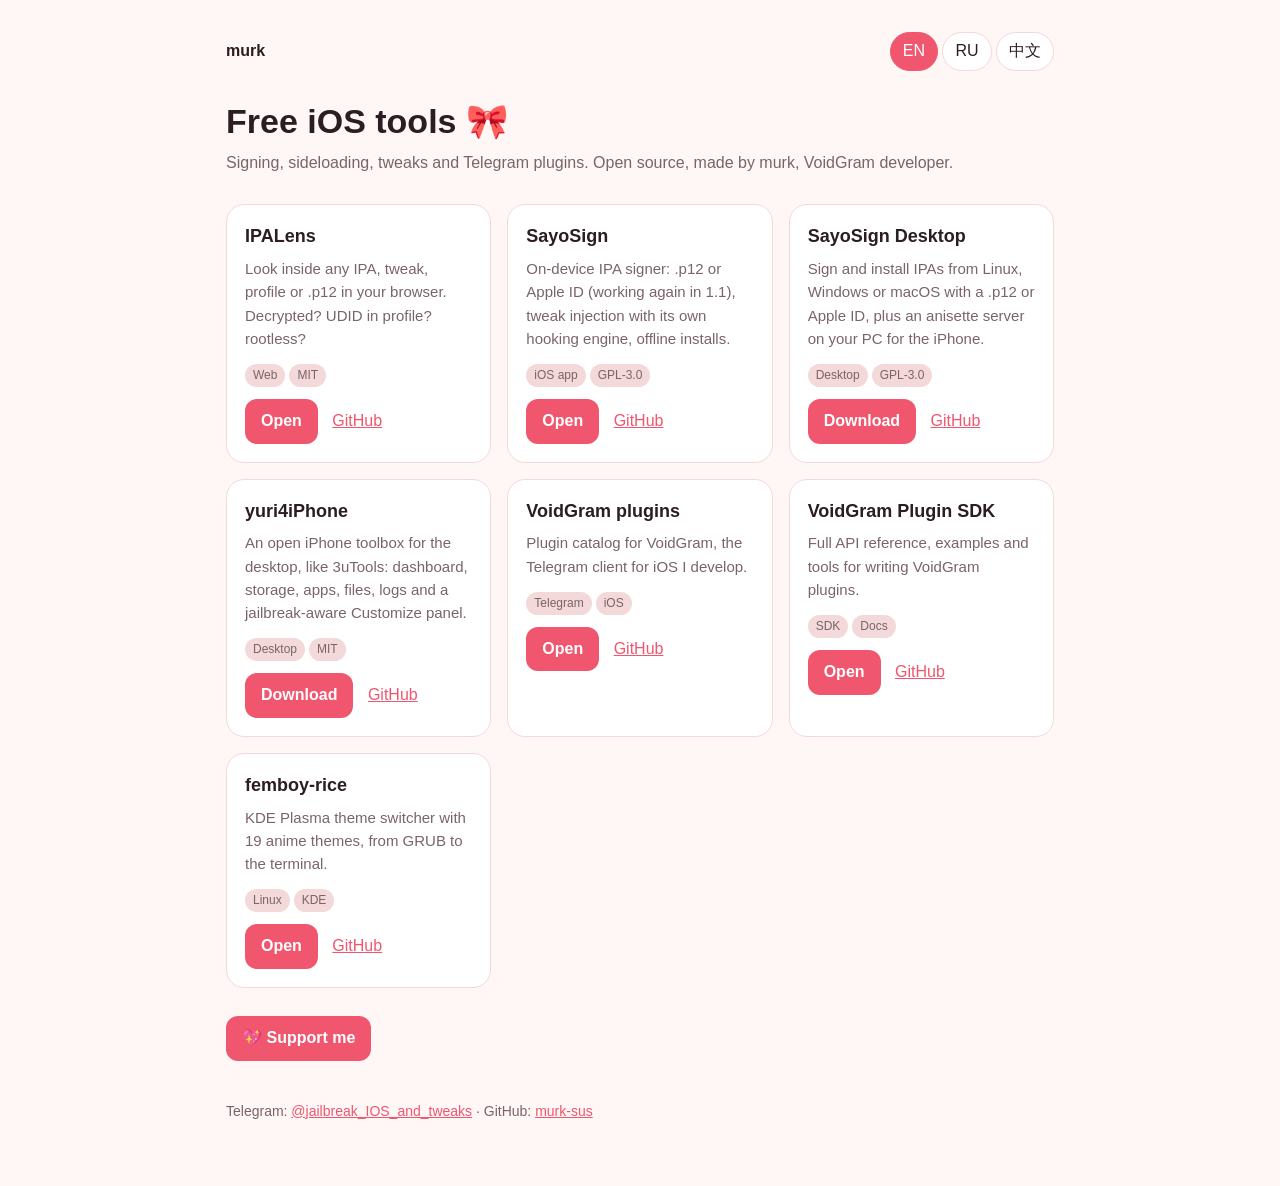
<file: index.html>
<!doctype html>
<html lang="en">
<head>
<meta charset="utf-8">
<meta name="viewport" content="width=device-width, initial-scale=1">
<title>murk</title>
<meta name="description" content="murk — free and open-source iOS tools: IPALens, SayoSign, VoidGram plugins.">
<link rel="stylesheet" href="style.css">
</head>
<body>
<main>
  <header>
    <strong>murk</strong>
    <div class="langs"><button data-set="en">EN</button> <button data-set="ru">RU</button> <button data-set="zh">中文</button></div>
  </header>
  <h1><span data-l="en">Free iOS tools 🎀</span><span data-l="ru">Бесплатные iOS-инструменты 🎀</span><span data-l="zh">免费 iOS 工具 🎀</span></h1>
  <p class="sub">
    <span data-l="en">Signing, sideloading, tweaks and Telegram plugins. Open source, made by murk, VoidGram developer.</span>
    <span data-l="ru">Подпись, сайдлоад, твики и плагины для Telegram. Открытый код. Автор — murk, разработчик VoidGram.</span>
    <span data-l="zh">签名、侧载、插件和 Telegram 扩展。开源，由 VoidGram 开发者 murk 制作。</span>
  </p>
  <div class="grid">
    <div class="card">
      <h3>IPALens</h3>
      <p><span data-l="en">Look inside any IPA, tweak, profile or .p12 in your browser. Decrypted? UDID in profile? rootless?</span><span data-l="ru">Загляни внутрь IPA, твика, профиля или .p12 прямо в браузере. Расшифрован? UDID в профиле? rootless?</span><span data-l="zh">在浏览器中查看 IPA、插件、描述文件或 .p12：是否解密？UDID 在描述文件里吗？rootless？</span></p>
      <p><span class="tag">Web</span><span class="tag">MIT</span></p>
      <a class="btn" href="https://murk-sus.github.io/IPALens/"><span data-l="en">Open</span><span data-l="ru">Открыть</span><span data-l="zh">打开</span></a>
      <a href="https://github.com/murk-sus/IPALens" style="margin-left:10px">GitHub</a>
    </div>
    <div class="card">
      <h3>SayoSign</h3>
      <p><span data-l="en">On-device IPA signer: .p12 or Apple ID (working again in 1.1), tweak injection with its own hooking engine, offline installs.</span><span data-l="ru">Подпись IPA прямо на iPhone: .p12 или Apple ID, инжект твиков своим движком хуков, установка без ПК.</span><span data-l="zh">设备端 IPA 签名：.p12 或 Apple ID，自研 Hook 引擎注入插件，离线安装。</span></p>
      <p><span class="tag">iOS app</span><span class="tag">GPL-3.0</span></p>
      <a class="btn" href="https://murk-sus.github.io/SayoSign/"><span data-l="en">Open</span><span data-l="ru">Открыть</span><span data-l="zh">打开</span></a>
      <a href="https://github.com/murk-sus/SayoSign" style="margin-left:10px">GitHub</a>
    </div>
    <div class="card">
      <h3>SayoSign Desktop</h3>
      <p><span data-l="en">Sign and install IPAs from Linux, Windows or macOS with a .p12 or Apple ID, plus an anisette server on your PC for the iPhone.</span><span data-l="ru">Подпись и установка IPA с Linux, Windows и macOS через .p12 или Apple ID, плюс anisette-сервер на ПК для айфона.</span><span data-l="zh">在 Linux、Windows、macOS 上用 .p12 或 Apple ID 签名安装 IPA，并在电脑上为 iPhone 运行 Anisette 服务器。</span></p>
      <p><span class="tag">Desktop</span><span class="tag">GPL-3.0</span></p>
      <a class="btn" href="https://github.com/murk-sus/SayoSign-Desktop/releases/latest"><span data-l="en">Download</span><span data-l="ru">Скачать</span><span data-l="zh">下载</span></a>
      <a href="https://github.com/murk-sus/SayoSign-Desktop" style="margin-left:10px">GitHub</a>
    </div>
    <div class="card">
      <h3>yuri4iPhone</h3>
      <p><span data-l="en">An open iPhone toolbox for the desktop, like 3uTools: dashboard, storage, apps, files, logs and a jailbreak-aware Customize panel.</span><span data-l="ru">Открытый набор инструментов для айфона на ПК, как 3uTools: дашборд, память, приложения, файлы, логи и кастомизация с учётом джейла.</span><span data-l="zh">开源的电脑端 iPhone 工具箱，类似 3uTools：仪表盘、存储、应用、文件、日志，以及识别越狱状态的自定义面板。</span></p>
      <p><span class="tag">Desktop</span><span class="tag">MIT</span></p>
      <a class="btn" href="https://github.com/murk-sus/yuri4iPhone/releases/latest"><span data-l="en">Download</span><span data-l="ru">Скачать</span><span data-l="zh">下载</span></a>
      <a href="https://github.com/murk-sus/yuri4iPhone" style="margin-left:10px">GitHub</a>
    </div>
    <div class="card">
      <h3>VoidGram plugins</h3>
      <p><span data-l="en">Plugin catalog for VoidGram, the Telegram client for iOS I develop.</span><span data-l="ru">Каталог плагинов для VoidGram — Telegram-клиента для iOS, который я разрабатываю.</span><span data-l="zh">VoidGram（我开发的 iOS Telegram 客户端）插件目录。</span></p>
      <p><span class="tag">Telegram</span><span class="tag">iOS</span></p>
      <a class="btn" href="https://github.com/murk-sus/VoidGram-plugins"><span data-l="en">Open</span><span data-l="ru">Открыть</span><span data-l="zh">打开</span></a>
      <a href="https://github.com/murk-sus/VoidGram-plugins" style="margin-left:10px">GitHub</a>
    </div>
    <div class="card">
      <h3>VoidGram Plugin SDK</h3>
      <p><span data-l="en">Full API reference, examples and tools for writing VoidGram plugins.</span><span data-l="ru">Полная документация API, примеры и инструменты для плагинов VoidGram.</span><span data-l="zh">VoidGram 插件开发的完整 API 文档、示例和工具。</span></p>
      <p><span class="tag">SDK</span><span class="tag">Docs</span></p>
      <a class="btn" href="https://github.com/murk-sus/VoidGram-Plugin-SDK"><span data-l="en">Open</span><span data-l="ru">Открыть</span><span data-l="zh">打开</span></a>
      <a href="https://github.com/murk-sus/VoidGram-Plugin-SDK" style="margin-left:10px">GitHub</a>
    </div>
    <div class="card">
      <h3>femboy-rice</h3>
      <p><span data-l="en">KDE Plasma theme switcher with 19 anime themes, from GRUB to the terminal.</span><span data-l="ru">Переключатель тем KDE Plasma: 19 аниме-тем, от GRUB до терминала.</span><span data-l="zh">KDE Plasma 主题切换器：19 套动漫主题，从 GRUB 到终端。</span></p>
      <p><span class="tag">Linux</span><span class="tag">KDE</span></p>
      <a class="btn" href="https://github.com/murk-sus/femboy-rice"><span data-l="en">Open</span><span data-l="ru">Открыть</span><span data-l="zh">打开</span></a>
      <a href="https://github.com/murk-sus/femboy-rice" style="margin-left:10px">GitHub</a>
    </div>
  </div>
  <p style="margin-top:28px"><a class="btn" href="donate/">💖 <span data-l="en">Support me</span><span data-l="ru">Поддержать</span><span data-l="zh">支持我</span></a></p>
  <footer>Telegram: <a href="https://t.me/jailbreak_IOS_and_tweaks">@jailbreak_IOS_and_tweaks</a> · GitHub: <a href="https://github.com/murk-sus">murk-sus</a></footer>
</main>
<script src="lang.js"></script>
</body>
</html>
</file>
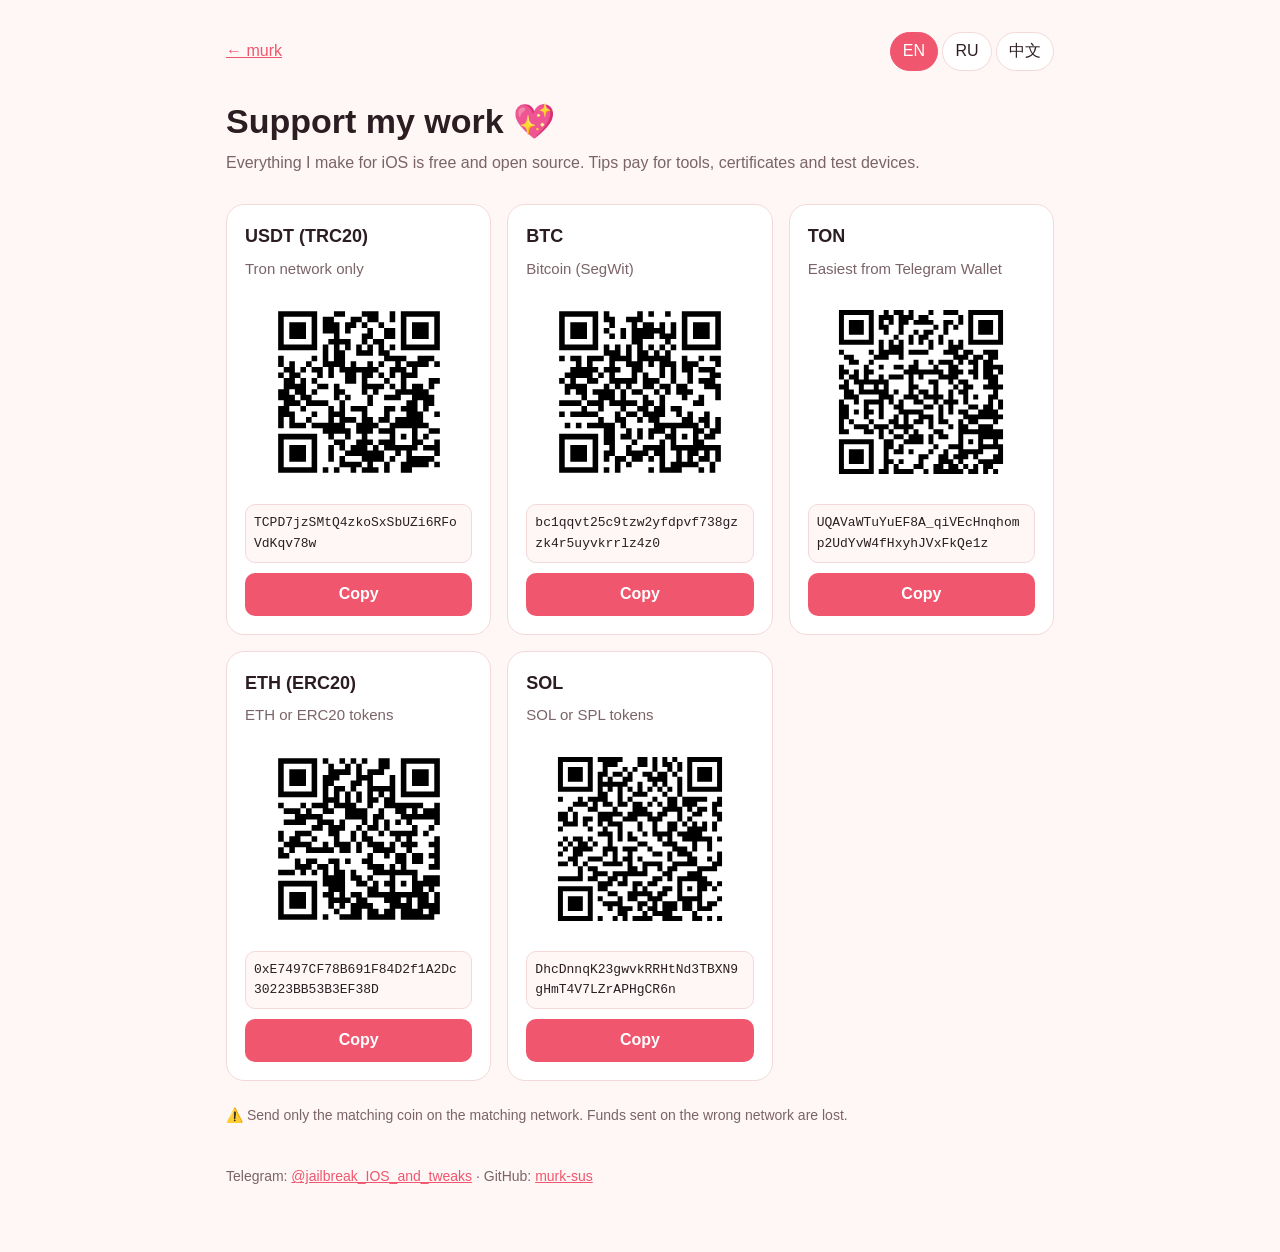
<file: donate/index.html>
<!doctype html>
<html lang="en">
<head>
<meta charset="utf-8">
<meta name="viewport" content="width=device-width, initial-scale=1">
<title>Support murk</title>
<meta name="description" content="Support murk's free iOS tools: SayoSign, VoidGram plugins and more.">
<link rel="stylesheet" href="../style.css">
</head>
<body>
<main>
  <header>
    <a href="../">← murk</a>
    <div class="langs"><button data-set="en">EN</button> <button data-set="ru">RU</button> <button data-set="zh">中文</button></div>
  </header>
  <h1><span data-l="en">Support my work 💖</span><span data-l="ru">Поддержать меня 💖</span><span data-l="zh">支持我的工作 💖</span></h1>
  <p class="sub">
    <span data-l="en">Everything I make for iOS is free and open source. Tips pay for tools, certificates and test devices.</span>
    <span data-l="ru">Всё, что я делаю для iOS, бесплатно и с открытым кодом. Донаты идут на инструменты, сертификаты и тестовые устройства.</span>
    <span data-l="zh">我为 iOS 做的一切都是免费开源的。打赏将用于开发工具、证书和测试设备。</span>
  </p>
  <div class="grid">
    <div class="card wallet">
      <h3>USDT (TRC20)</h3>
      <p><span data-l="en">Tron network only</span><span data-l="ru">Только сеть Tron</span><span data-l="zh">仅限 Tron 网络</span></p>
      <img src="qr/usdt-trc20.svg" alt="USDT (TRC20) QR">
      <code>TCPD7jzSMtQ4zkoSxSbUZi6RFoVdKqv78w</code>
      <button data-copy="TCPD7jzSMtQ4zkoSxSbUZi6RFoVdKqv78w"><span data-l="en">Copy</span><span data-l="ru">Копировать</span><span data-l="zh">复制</span></button>
    </div>
    <div class="card wallet">
      <h3>BTC</h3>
      <p><span data-l="en">Bitcoin (SegWit)</span><span data-l="ru">Bitcoin (SegWit)</span><span data-l="zh">比特币 (SegWit)</span></p>
      <img src="qr/btc.svg" alt="BTC QR">
      <code>bc1qqvt25c9tzw2yfdpvf738gzzk4r5uyvkrrlz4z0</code>
      <button data-copy="bc1qqvt25c9tzw2yfdpvf738gzzk4r5uyvkrrlz4z0"><span data-l="en">Copy</span><span data-l="ru">Копировать</span><span data-l="zh">复制</span></button>
    </div>
    <div class="card wallet">
      <h3>TON</h3>
      <p><span data-l="en">Easiest from Telegram Wallet</span><span data-l="ru">Проще всего из Telegram Wallet</span><span data-l="zh">可直接用 Telegram 钱包</span></p>
      <img src="qr/ton.svg" alt="TON QR">
      <code>UQAVaWTuYuEF8A_qiVEcHnqhomp2UdYvW4fHxyhJVxFkQe1z</code>
      <button data-copy="UQAVaWTuYuEF8A_qiVEcHnqhomp2UdYvW4fHxyhJVxFkQe1z"><span data-l="en">Copy</span><span data-l="ru">Копировать</span><span data-l="zh">复制</span></button>
    </div>
    <div class="card wallet">
      <h3>ETH (ERC20)</h3>
      <p><span data-l="en">ETH or ERC20 tokens</span><span data-l="ru">ETH или ERC20-токены</span><span data-l="zh">ETH 或 ERC20 代币</span></p>
      <img src="qr/eth.svg" alt="ETH (ERC20) QR">
      <code>0xE7497CF78B691F84D2f1A2Dc30223BB53B3EF38D</code>
      <button data-copy="0xE7497CF78B691F84D2f1A2Dc30223BB53B3EF38D"><span data-l="en">Copy</span><span data-l="ru">Копировать</span><span data-l="zh">复制</span></button>
    </div>
    <div class="card wallet">
      <h3>SOL</h3>
      <p><span data-l="en">SOL or SPL tokens</span><span data-l="ru">SOL или SPL-токены</span><span data-l="zh">SOL 或 SPL 代币</span></p>
      <img src="qr/sol.svg" alt="SOL QR">
      <code>DhcDnnqK23gwvkRRHtNd3TBXN9gHmT4V7LZrAPHgCR6n</code>
      <button data-copy="DhcDnnqK23gwvkRRHtNd3TBXN9gHmT4V7LZrAPHgCR6n"><span data-l="en">Copy</span><span data-l="ru">Копировать</span><span data-l="zh">复制</span></button>
    </div>
  </div>
  <p class="warn">
    <span data-l="en">⚠️ Send only the matching coin on the matching network. Funds sent on the wrong network are lost.</span>
    <span data-l="ru">⚠️ Отправляй только ту монету и в той сети, что указана. Средства, отправленные не в ту сеть, пропадут.</span>
    <span data-l="zh">⚠️ 请仅在对应网络发送对应币种，发错网络的资金将无法找回。</span>
  </p>
  <footer>Telegram: <a href="https://t.me/jailbreak_IOS_and_tweaks">@jailbreak_IOS_and_tweaks</a> · GitHub: <a href="https://github.com/murk-sus">murk-sus</a></footer>
</main>
<script src="../lang.js"></script>
</body>
</html>
</file>
<file: style.css>
:root {
  --bg: #fff7f6; --card: #ffffff; --ink: #2b1d22; --muted: #7a6468;
  --accent: #f0566e; --accent-2: #ff7e8a; --line: #f3d9d9;
}
@media (prefers-color-scheme: dark) {
  :root { --bg: #17110f; --card: #221a1b; --ink: #f6e9ea; --muted: #b79ea2; --line: #3a2a2c; }
}
* { box-sizing: border-box; }
body {
  margin: 0; background: var(--bg); color: var(--ink);
  font: 16px/1.55 -apple-system, BlinkMacSystemFont, "Segoe UI", "PingFang SC", "Microsoft YaHei", sans-serif;
}
main { max-width: 860px; margin: 0 auto; padding: 32px 16px 64px; }
a { color: var(--accent); }
header { display: flex; justify-content: space-between; align-items: center; gap: 12px; flex-wrap: wrap; }
h1 { font-size: 34px; margin: 24px 0 4px; }
.sub { color: var(--muted); margin: 0 0 28px; }
.langs button {
  border: 1px solid var(--line); background: var(--card); color: var(--ink);
  border-radius: 999px; padding: 6px 12px; font: inherit; cursor: pointer;
}
.langs button.on { background: var(--accent); border-color: var(--accent); color: #fff; }
.grid { display: grid; grid-template-columns: repeat(auto-fill, minmax(240px, 1fr)); gap: 16px; }
.card {
  background: var(--card); border: 1px solid var(--line); border-radius: 18px; padding: 18px;
}
.card h3 { margin: 0 0 6px; font-size: 18px; }
.card p { margin: 0 0 12px; color: var(--muted); font-size: 15px; }
.tag { display: inline-block; font-size: 12px; padding: 2px 8px; border-radius: 999px; background: var(--line); margin-right: 4px; }
.btn {
  display: inline-block; background: var(--accent); color: #fff; text-decoration: none;
  border-radius: 12px; padding: 10px 16px; font-weight: 600;
}
.wallet img { width: 100%; max-width: 200px; display: block; margin: 0 auto 12px; background: #fff; border-radius: 12px; padding: 8px; }
.wallet code {
  display: block; word-break: break-all; font-size: 13px; background: var(--bg);
  border: 1px solid var(--line); border-radius: 10px; padding: 8px; margin-bottom: 10px;
}
.wallet button {
  width: 100%; border: 0; background: var(--accent); color: #fff; border-radius: 10px;
  padding: 9px; font: inherit; font-weight: 600; cursor: pointer;
}
.warn { font-size: 14px; color: var(--muted); margin-top: 24px; }
footer { margin-top: 40px; color: var(--muted); font-size: 14px; }
[data-l] { display: none; }
html[lang="en"] [data-l="en"], html[lang="ru"] [data-l="ru"], html[lang="zh"] [data-l="zh"] { display: revert; }
</file>
